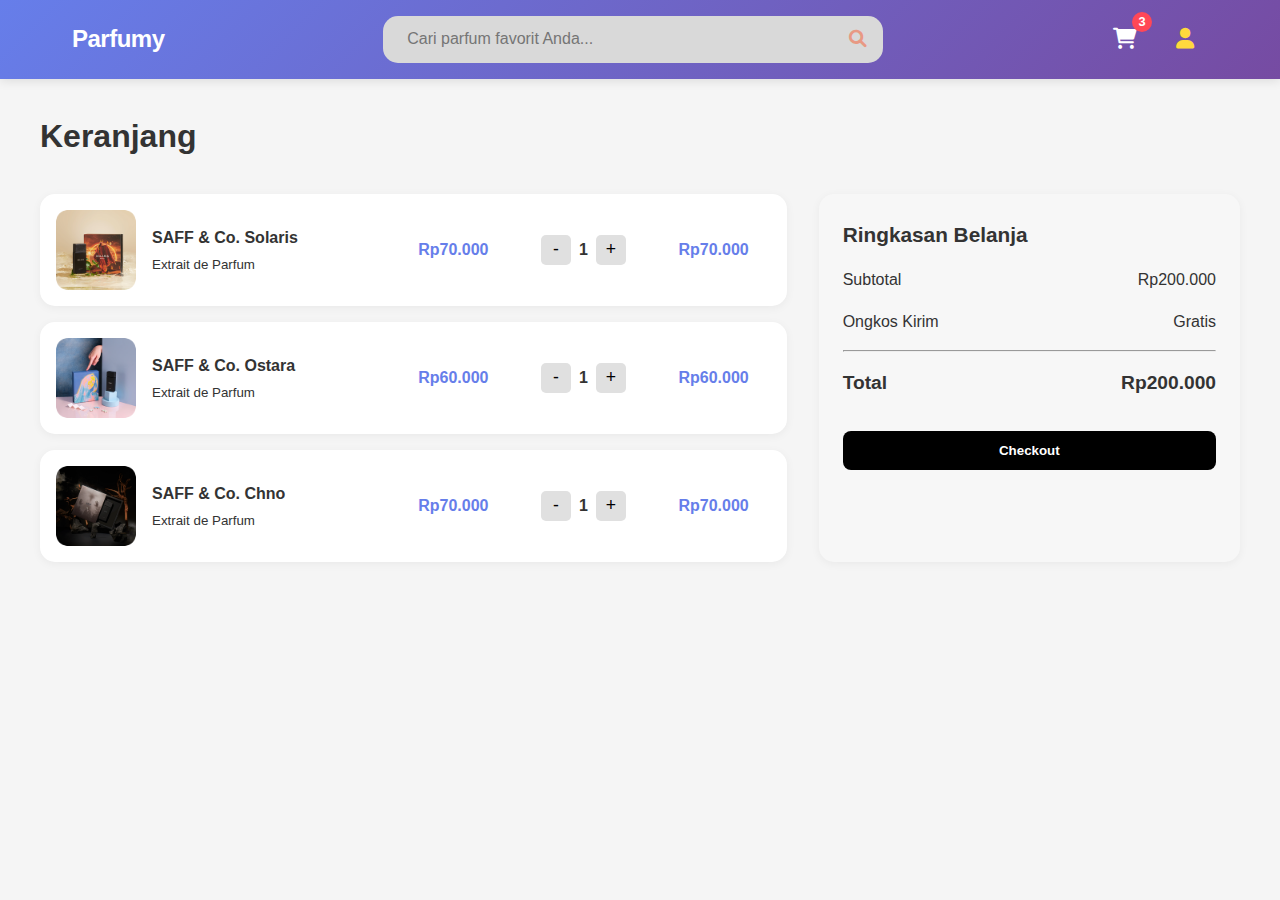
<file: Cart.html>
<!DOCTYPE html>
<html lang="id">
<head>
    <meta charset="UTF-8">
    <title>Keranjang - Parfumy</title>
    <meta name="viewport" content="width=device-width, initial-scale=1.0">
    
    <!-- CSS -->
    <link rel="stylesheet" href="Homepage.css">
    <link rel="stylesheet" href="Cart.css">

    <!-- Font Awesome -->
    <link href="https://cdnjs.cloudflare.com/ajax/libs/font-awesome/6.0.0/css/all.min.css" rel="stylesheet">
</head>
<body>

    <!-- Header -->
    <header class="header">
        <div class="container">
            <div class="header-content">
                <div class="logo">
                    <h1>Parfumy</h1>
                </div>

                <div class="search-bar">
                    <input type="text" placeholder="Cari parfum favorit Anda..." class="search-input">
                    <button class="search-btn"><i class="fas fa-search"></i></button>
                </div>

                <div class="header-actions">
                    <button class="cart-btn"><i class="fas fa-shopping-cart"></i><span class="cart-count">3</span></button>
                    <button class="user-btn"><i class="fas fa-user"></i></button>
                </div>
            </div>
        </div>
    </header>

    <!-- Cart Section -->
    <section class="cart-section container">
        <h2 class="cart-title">Keranjang</h2>

        <div class="cart-container">
            <!-- Cart Items -->
            <div class="cart-items">

                <!-- Item 1 -->
                <div class="cart-item">
                    <img src="img/product1.jpg" alt="Produk 1" class="cart-image">
                    <div class="cart-details">
                        <p class="cart-product-name">SAFF & Co. Solaris</p>
                        <small>Extrait de Parfum</small>
                    </div>
                    <div class="cart-price">Rp70.000</div>
                    <div class="cart-quantity">
                        <button class="qty-btn">-</button>
                        <span class="qty-count">1</span>
                        <button class="qty-btn">+</button>
                    </div>
                    <div class="cart-total">Rp70.000</div>
                </div>

                <!-- Item 2 -->
                <div class="cart-item">
                    <img src="img/product2.jpg" alt="Produk 2" class="cart-image">
                    <div class="cart-details">
                        <p class="cart-product-name">SAFF & Co. Ostara</p>
                        <small>Extrait de Parfum</small>
                    </div>
                    <div class="cart-price">Rp60.000</div>
                    <div class="cart-quantity">
                        <button class="qty-btn">-</button>
                        <span class="qty-count">1</span>
                        <button class="qty-btn">+</button>
                    </div>
                    <div class="cart-total">Rp60.000</div>
                </div>

                <!-- Item 3 -->
                <div class="cart-item">
                    <img src="img/product3.jpg" alt="Produk 3" class="cart-image">
                    <div class="cart-details">
                        <p class="cart-product-name">SAFF & Co. Chno</p>
                        <small>Extrait de Parfum</small>
                    </div>
                    <div class="cart-price">Rp70.000</div>
                    <div class="cart-quantity">
                        <button class="qty-btn">-</button>
                        <span class="qty-count">1</span>
                        <button class="qty-btn">+</button>
                    </div>
                    <div class="cart-total">Rp70.000</div>
                </div>

            </div>

            <!-- Cart Summary -->
            <div class="cart-summary">
                <h3>Ringkasan Belanja</h3>
                <div class="summary-details">
                    <div class="summary-row">
                        <span>Subtotal</span>
                        <span>Rp200.000</span>
                    </div>
                    <div class="summary-row">
                        <span>Ongkos Kirim</span>
                        <span>Gratis</span>
                    </div>
                    <hr>
                    <div class="summary-total">
                        <strong>Total</strong>
                        <strong>Rp200.000</strong>
                    </div>
                    <button class="checkout-btn">Checkout</button>
                </div>
            </div>
        </div>
    </section>

</body>
</html>
</file>
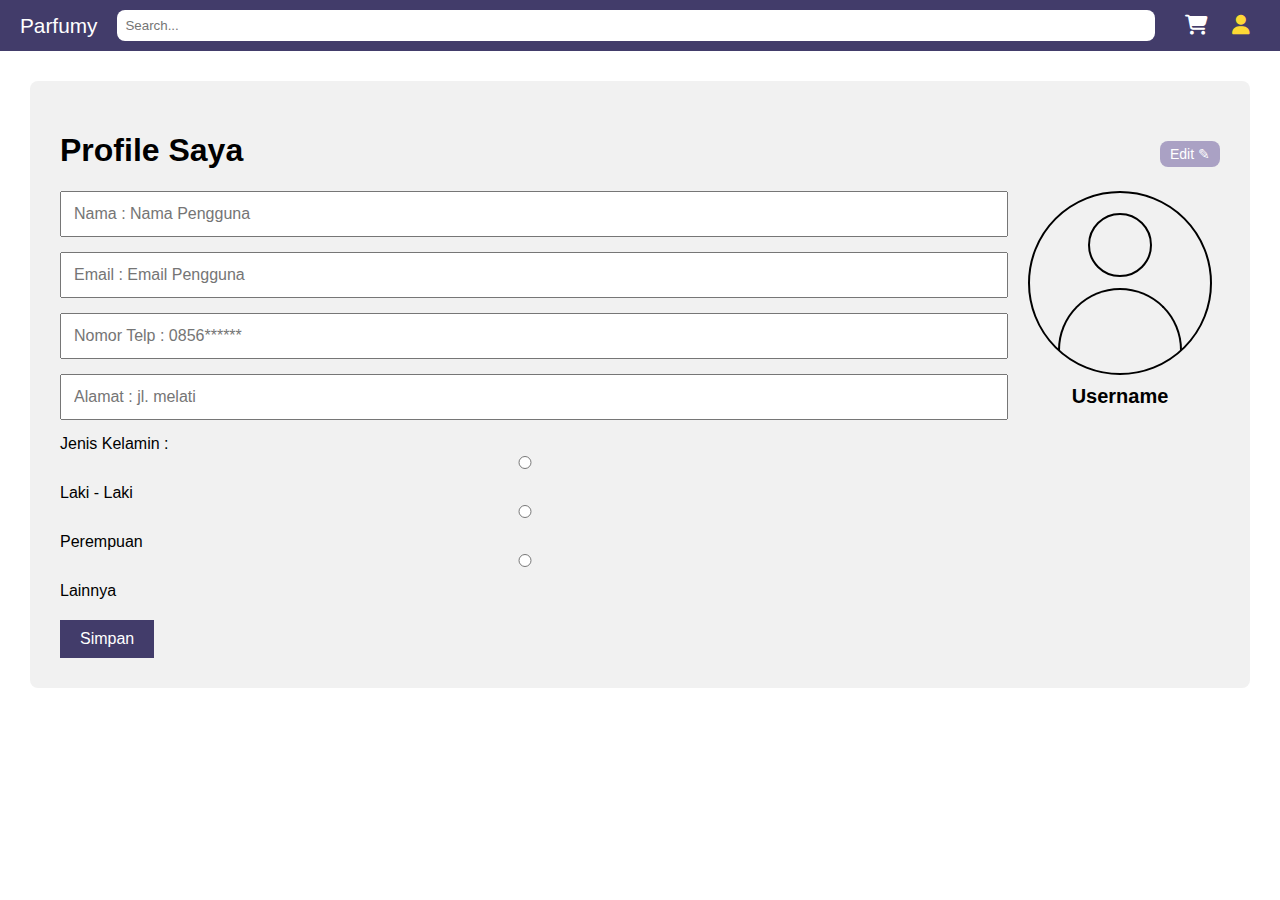
<file: profile_user.html>
<!DOCTYPE html>
<html lang="id">
<head>
  <meta charset="UTF-8" />
  <meta name="viewport" content="width=device-width, initial-scale=1.0"/>
  <title>Profil Pengguna</title>
  <link rel="stylesheet" href="style_user.css" />
  <link rel="stylesheet" href="https://cdnjs.cloudflare.com/ajax/libs/font-awesome/6.4.0/css/all.min.css"/>
</head>
<body>
  <header>
    <div class="nav-container">
      <span class="logo">Parfumy</span>
      <input type="text" class="search" placeholder="Search..." />
      <nav>
        <a href="#"><i class="fas fa-shopping-cart"></i></a>
        <a href="#" class="active"><i class="fas fa-user"></i></a>
      </nav>
    </div>
  </header>

  <main>
    <div class="profile-container">
      <h1>Profile Saya</h1>
      <div class="profile-content">
        <div class="form-section">
          <input type="text" placeholder="Nama : Nama Pengguna" />
          <input type="email" placeholder="Email : Email Pengguna" />
          <input type="text" placeholder="Nomor Telp : 0856******" />
          <input type="text" placeholder="Alamat : jl. melati" />
          <div class="gender">
            <label>Jenis Kelamin :</label>
            <label><input type="radio" name="gender" /> Laki - Laki</label>
            <label><input type="radio" name="gender" /> Perempuan</label>
            <label><input type="radio" name="gender" /> Lainnya</label>
          </div>
          <button class="save-button">Simpan</button>
        </div>
        <div class="profile-picture">
          <button class="edit-button">Edit ✎</button>
          <div class="avatar"></div>
          <div class="username">Username</div>
        </div>
      </div>
    </div>
  </main>
</body>
</html>
</file>
<file: Cart.css>
/* Font default */
body {
    font-family: Arial, sans-serif;
}

/* Header Cart */
.header {
    background-color: #463c72; /* Ungu gelap */
    color: white;
    padding: 1rem 0;
    box-shadow: 0 2px 10px rgba(0, 0, 0, 0.1);
}

.header .container {
    max-width: 1200px;
    margin: 0 auto;
    padding: 0 2rem; /* Jarak kiri-kanan */
}

.header-content {
    display: flex;
    align-items: center;
    justify-content: space-between;
    gap: 2rem;
}

.logo h1 {
    font-size: 1.5rem;
    font-weight: 600;
    color: white;
    white-space: nowrap;
}

/* Search Bar */
.search-bar {
    flex: 1;
    max-width: 500px;
    display: flex;
    align-items: center;
    background: #d9d9d9;
    border-radius: 15px;
    padding: 0.4rem 1rem;
}

.search-input {
    flex: 1;
    border: none;
    background: transparent;
    padding: 0.5rem;
    font-size: 1rem;
    outline: none;
}

.search-btn {
    background: transparent;
    border: none;
    color: #e89984;
    font-size: 1.1rem;
    cursor: pointer;
}

/* Ikon Keranjang dan User */
.header-actions {
    display: flex;
    align-items: center;
    gap: 1rem;
}

.cart-btn,
.user-btn {
    background: transparent;
    border: none;
    font-size: 1.3rem;
    cursor: pointer;
    padding: 5px;
}

.cart-btn {
    color: white;
}

.user-btn {
    color: #ffd93d;
}

/* Cart Section */
.cart-section {
    padding: 2rem 0;
}

.cart-title {
    font-size: 2rem;
    font-weight: 700;
    margin-bottom: 2rem;
}

/* Cart Container */
.cart-container {
    display: flex;
    flex-wrap: wrap;
    gap: 2rem;
}

/* Cart Items */
.cart-items {
    flex: 2;
    display: flex;
    flex-direction: column;
    gap: 1rem;
}

.cart-item {
    display: grid;
    grid-template-columns: 80px 2fr 1fr 1fr 1fr;
    align-items: center;
    background: #fff;
    padding: 1rem;
    border-radius: 15px;
    box-shadow: 0 2px 10px rgba(0, 0, 0, 0.05);
    gap: 1rem;
}

.cart-image {
    width: 80px;
    height: 80px;
    border-radius: 10px;
    object-fit: cover;
}

/* Product Details */
.cart-details {
    display: flex;
    flex-direction: column;
    gap: 0.2rem;
}

.cart-product-name {
    font-size: 1rem;
    font-weight: 600;
    margin: 0;
    color: #333;
}

.cart-price,
.cart-total {
    font-weight: bold;
    color: #667eea;
    font-size: 1rem;
    text-align: center;
}

/* Quantity Controls */
.cart-quantity {
    display: flex;
    align-items: center;
    justify-content: center;
    gap: 0.5rem;
}

.qty-btn {
    width: 30px;
    height: 30px;
    background: #e0e0e0;
    border: none;
    border-radius: 5px;
    font-size: 1.1rem;
    cursor: pointer;
}

.qty-count {
    font-weight: 600;
}

/* Optional Remove Button */
.remove-btn {
    background: transparent;
    border: none;
    font-size: 1.2rem;
    color: #ff4757;
    cursor: pointer;
}

/* Cart Summary */
.cart-summary {
    flex: 1;
    background: #f7f7f7;
    border-radius: 15px;
    padding: 1.5rem;
    box-shadow: 0 2px 10px rgba(0, 0, 0, 0.05);
    min-width: 250px;
}

.cart-summary h3 {
    font-size: 1.3rem;
    margin-bottom: 1rem;
}

.summary-details {
    display: flex;
    flex-direction: column;
    gap: 1rem;
}

.summary-row,
.summary-total {
    display: flex;
    justify-content: space-between;
    font-size: 1rem;
}

.summary-total {
    font-size: 1.2rem;
    font-weight: bold;
}

.checkout-btn {
    margin-top: 1rem;
    width: 100%;
    padding: 12px;
    background: black;
    color: white;
    border: none;
    border-radius: 8px;
    font-weight: bold;
    cursor: pointer;
    transition: background 0.3s ease;
}

.checkout-btn:hover {
    background: #333;
}

/* Responsive */
@media (max-width: 768px) {
    .cart-container {
        flex-direction: column;
    }

    .cart-summary {
        width: 100%;
    }

    .cart-item {
        grid-template-columns: 1fr;
        text-align: center;
    }

    .cart-details,
    .cart-price,
    .cart-quantity,
    .cart-total {
        justify-content: center;
        align-items: center;
    }
}
</file>
<file: style_user.css>
body {
  font-family: Arial, sans-serif;
  margin: 0;
  background: #fff;
}

header {
  background-color: #423c6a;
  padding: 10px 20px;
  color: white;
  display: flex;
  align-items: center;
  justify-content: space-between;
}

.nav-container {
  display: flex;
  align-items: center;
  width: 100%;
}

.logo {
  font-size: 1.3em;
  margin-right: 20px;
}

.search {
  flex: 1;
  padding: 8px;
  border-radius: 8px;
  border: none;
  margin-right: 20px;
}

nav a {
  color: white;
  margin: 0 10px;
  text-decoration: none;
  font-size: 20px;
}

nav a.active {
  color: #fdd835;
}

main {
  padding: 30px;
}

.profile-container {
  background: #f1f1f1;
  padding: 30px;
  border-radius: 8px;
}

.profile-content {
  display: flex;
  justify-content: space-between;
  flex-wrap: wrap;
}

.form-section {
  flex: 1;
  min-width: 300px;
  margin-right: 40px;
}

.form-section input {
  display: block;
  width: 100%;
  padding: 12px;
  margin-bottom: 15px;
  font-size: 16px;
}

.gender {
  margin-bottom: 20px;
}

.gender label {
  margin-right: 15px;
}

.save-button {
  background-color: #423c6a;
  color: white;
  border: none;
  padding: 10px 20px;
  font-size: 16px;
  cursor: pointer;
}

.profile-picture {
  position: relative;
  text-align: center;
  min-width: 200px;
}

.edit-button {
  position: absolute;
  right: 0;
  top: -50px;
  background-color: #aaa1c4;
  border: none;
  color: white;
  padding: 5px 10px;
  border-radius: 8px;
  cursor: pointer;
  font-size: 14px;
  z-index: 2;
}

.avatar {
  width: 180px;
  height: 180px;
  border: 2px solid black;
  border-radius: 50%;
  position: relative;
  margin: 0 auto 10px;
}

.avatar::before {
  content: '';
  position: absolute;
  top: 20px;
  left: 50%;
  transform: translateX(-50%);
  width: 60px;
  height: 60px;
  border: 2px solid black;
  border-radius: 50%;
  background-color: transparent;
}

.avatar::after {
  content: '';
  position: absolute;
  top: 95px;
  left: 50%;
  transform: translateX(-50%);
  width: 120px;
  height: 60px;
  border: 2px solid black;
  border-bottom: none;
  border-radius: 100px 100px 0 0;
  background-color: transparent;
}

.username {
  font-size: 20px;
  font-weight: bold;
}
</file>
<file: Homepage.css>
/* Reset & Base Styles */
* {
    margin: 0;
    padding: 0;
    box-sizing: border-box;
}

body {
    font-family: 'Segoe UI', Tahoma, Geneva, Verdana, sans-serif;
    line-height: 1.6;
    color: #333;
    background-color: #f5f5f5;
}

.container {
    max-width: 1200px;
    margin: 0 auto;
    padding: 0 20px;
}

/* Header Styles */
.header {
    background: linear-gradient(135deg, #667eea 0%, #764ba2 100%);
    color: white;
    padding: 1rem 0;
    box-shadow: 0 2px 10px rgba(0,0,0,0.1);
    position: sticky;
    top: 0;
    z-index: 1000;
}

.header-content {
    display: flex;
    align-items: center;
    justify-content: space-between;
    gap: 2rem;
}

.logo h1 {
    font-size: 1.8rem;
    font-weight: 700;
    letter-spacing: -0.5px;
}

.search-bar {
    flex: 1;
    max-width: 500px;
    position: relative;
    display: flex;
}

.search-input {
    width: 100%;
    padding: 12px 20px;
    border: none;
    border-radius: 25px;
    font-size: 1rem;
    outline: none;
    background: rgba(255,255,255,0.95);
    transition: all 0.3s ease;
}

.search-input:focus {
    background: white;
    box-shadow: 0 0 0 3px rgba(255,255,255,0.3);
}

.search-btn {
    position: absolute;
    right: 5px;
    top: 50%;
    transform: translateY(-50%);
    background: #667eea;
    border: none;
    color: white;
    width: 40px;
    height: 40px;
    border-radius: 50%;
    cursor: pointer;
    transition: all 0.3s ease;
}

.search-btn:hover {
    background: #5a6fd8;
    transform: translateY(-50%) scale(1.1);
}

.header-actions {
    display: flex;
    gap: 1rem;
    align-items: center;
}

.cart-btn, .user-btn {
    background: rgba(255,255,255,0.2);
    border: none;
    color: white;
    width: 45px;
    height: 45px;
    border-radius: 50%;
    cursor: pointer;
    position: relative;
    transition: all 0.3s ease;
    display: flex;
    align-items: center;
    justify-content: center;
}

.cart-btn:hover, .user-btn:hover {
    background: rgba(255,255,255,0.3);
    transform: scale(1.1);
}

.cart-count {
    position: absolute;
    top: -5px;
    right: -5px;
    background: #ff4757;
    color: white;
    border-radius: 50%;
    width: 20px;
    height: 20px;
    font-size: 0.8rem;
    display: flex;
    align-items: center;
    justify-content: center;
    font-weight: bold;
}

/* Hero Section */
.hero {
    background: linear-gradient(135deg, #667eea 0%, #764ba2 100%);
    color: white;
    padding: 4rem 0;
    display: flex;
    align-items: center;
    min-height: 70vh;
    position: relative;
    overflow: hidden;
}

.hero-content {
    flex: 1;
    max-width: 600px;
    padding: 0 2rem;
    z-index: 2;
}

.hero-text h2 {
    font-size: 3rem;
    font-weight: 700;
    margin-bottom: 1rem;
    line-height: 1.2;
    text-shadow: 2px 2px 4px rgba(0,0,0,0.3);
}

.hero-text p {
    font-size: 1.2rem;
    margin-bottom: 2rem;
    opacity: 0.9;
    line-height: 1.6;
}

.cta-button {
    background: linear-gradient(45deg, #ff6b6b, #ff8e8e);
    color: white;
    border: none;
    padding: 15px 30px;
    font-size: 1.1rem;
    font-weight: 600;
    border-radius: 30px;
    cursor: pointer;
    transition: all 0.3s ease;
    box-shadow: 0 4px 15px rgba(255,107,107,0.3);
}

.cta-button:hover {
    transform: translateY(-2px);
    box-shadow: 0 6px 20px rgba(255,107,107,0.4);
}

.hero-image {
    flex: 1;
    position: relative;
    height: 500px;
    display: flex;
    align-items: center;
    justify-content: center;
}

.perfume-bottles {
    position: relative;
    width: 100%;
    height: 100%;
}

.bottle {
    position: absolute;
    border-radius: 15px;
    box-shadow: 0 10px 30px rgba(0,0,0,0.2);
    transition: all 0.3s ease;
}

.bottle-1 {
    width: 80px;
    height: 120px;
    background: linear-gradient(45deg, #ff9a9e, #fecfef);
    top: 20%;
    left: 10%;
    animation: float 3s ease-in-out infinite;
}

.bottle-2 {
    width: 70px;
    height: 100px;
    background: linear-gradient(45deg, #a8edea, #fed6e3);
    top: 10%;
    right: 20%;
    animation: float 3s ease-in-out infinite 0.5s;
}

.bottle-3 {
    width: 90px;
    height: 130px;
    background: linear-gradient(45deg, #ffecd2, #fcb69f);
    bottom: 30%;
    left: 20%;
    animation: float 3s ease-in-out infinite 1s;
}

.bottle-4 {
    width: 75px;
    height: 110px;
    background: linear-gradient(45deg, #667eea, #764ba2);
    bottom: 10%;
    right: 10%;
    animation: float 3s ease-in-out infinite 1.5s;
}

.bottle-5 {
    width: 85px;
    height: 125px;
    background: linear-gradient(45deg, #ff6b6b, #ff8e8e);
    top: 50%;
    left: 50%;
    transform: translate(-50%, -50%);
    animation: float 3s ease-in-out infinite 2s;
}

@keyframes float {
    0%, 100% { transform: translateY(0px) rotate(0deg); }
    50% { transform: translateY(-20px) rotate(5deg); }
}

/* Products Section */
.products {
    padding: 4rem 0;
    background: white;
}

.section-title {
    text-align: center;
    font-size: 2.5rem;
    font-weight: 700;
    margin-bottom: 3rem;
    color: #333;
    position: relative;
}

.section-title::after {
    content: '';
    width: 80px;
    height: 4px;
    background: linear-gradient(45deg, #667eea, #764ba2);
    display: block;
    margin: 1rem auto;
    border-radius: 2px;
}

.products-grid {
    display: grid;
    grid-template-columns: repeat(auto-fit, minmax(280px, 1fr));
    gap: 2rem;
    margin-top: 3rem;
}

.product-card {
    background: white;
    border-radius: 20px;
    overflow: hidden;
    box-shadow: 0 10px 30px rgba(0,0,0,0.1);
    transition: all 0.3s ease;
    position: relative;
}

.product-card:hover {
    transform: translateY(-10px);
    box-shadow: 0 20px 40px rgba(0,0,0,0.15);
}

.product-image {
    position: relative;
    height: 250px;
    overflow: hidden;
}

.product-placeholder {
    width: 100%;
    height: 100%;
    transition: all 0.3s ease;
}

.product-overlay {
    position: absolute;
    top: 0;
    left: 0;
    right: 0;
    bottom: 0;
    background: rgba(0,0,0,0.7);
    display: flex;
    align-items: center;
    justify-content: center;
    opacity: 0;
    transition: all 0.3s ease;
}

.product-card:hover .product-overlay {
    opacity: 1;
}

.quick-view-btn {
    background: white;
    color: #333;
    border: none;
    padding: 12px 24px;
    border-radius: 25px;
    font-weight: 600;
    cursor: pointer;
    transition: all 0.3s ease;
}

.quick-view-btn:hover {
    background: #667eea;
    color: white;
    transform: scale(1.05);
}

.product-info {
    padding: 1.5rem;
}

.product-title {
    font-size: 1.1rem;
    font-weight: 600;
    margin-bottom: 0.5rem;
    color: #333;
    line-height: 1.4;
}

.product-price {
    font-size: 1.3rem;
    font-weight: 700;
    color: #667eea;
    margin-bottom: 1rem;
}

.add-to-cart-btn {
    width: 100%;
    background: linear-gradient(45deg, #667eea, #764ba2);
    color: white;
    border: none;
    padding: 12px;
    border-radius: 10px;
    font-weight: 600;
    cursor: pointer;
    transition: all 0.3s ease;
    display: flex;
    align-items: center;
    justify-content: center;
    gap: 0.5rem;
}

.add-to-cart-btn:hover {
    background: linear-gradient(45deg, #5a6fd8, #6a4c93);
    transform: translateY(-2px);
    box-shadow: 0 5px 15px rgba(102,126,234,0.3);
}

/* Footer */
.footer {
    background: #333;
    color: white;
    padding: 3rem 0 1rem;
    margin-top: 4rem;
}

.footer-content {
    display: grid;
    grid-template-columns: repeat(auto-fit, minmax(250px, 1fr));
    gap: 2rem;
}

.footer-section h3, .footer-section h4 {
    margin-bottom: 1rem;
    color: #667eea;
}

.footer-section ul {
    list-style: none;
}

.footer-section ul li {
    margin-bottom: 0.5rem;
}

.footer-section ul li a {
    color: #ccc;
    text-decoration: none;
    transition: color 0.3s ease;
}

.footer-section ul li a:hover {
    color: #667eea;
}

.footer-section ul li i {
    margin-right: 0.5rem;
    color: #667eea;
}

/* Responsive Design */
@media (max-width: 768px) {
    .header-content {
        flex-direction: column;
        gap: 1rem;
    }
    
    .search-bar {
        order: 2;
        max-width: 100%;
    }
    
    .header-actions {
        order: 1;
        align-self: flex-end;
    }
    
    .hero {
        flex-direction: column;
        text-align: center;
        padding: 2rem 0;
    }
    
    .hero-text h2 {
        font-size: 2rem;
    }
    
    .hero-image {
        height: 300px;
        margin-top: 2rem;
    }
    
    .products-grid {
        grid-template-columns: repeat(auto-fit, minmax(250px, 1fr));
        gap: 1.5rem;
    }
    
    .bottle {
        width: 60px !important;
        height: 90px !important;
    }
}

@media (max-width: 480px) {
    .container {
        padding: 0 15px;
    }
    
    .hero-text h2 {
        font-size: 1.8rem;
    }
    
    .hero-text p {
        font-size: 1rem;
    }
    
    .products-grid {
        grid-template-columns: 1fr;
    }
    
    .section-title {
        font-size: 2rem;
    }
}
</file>
